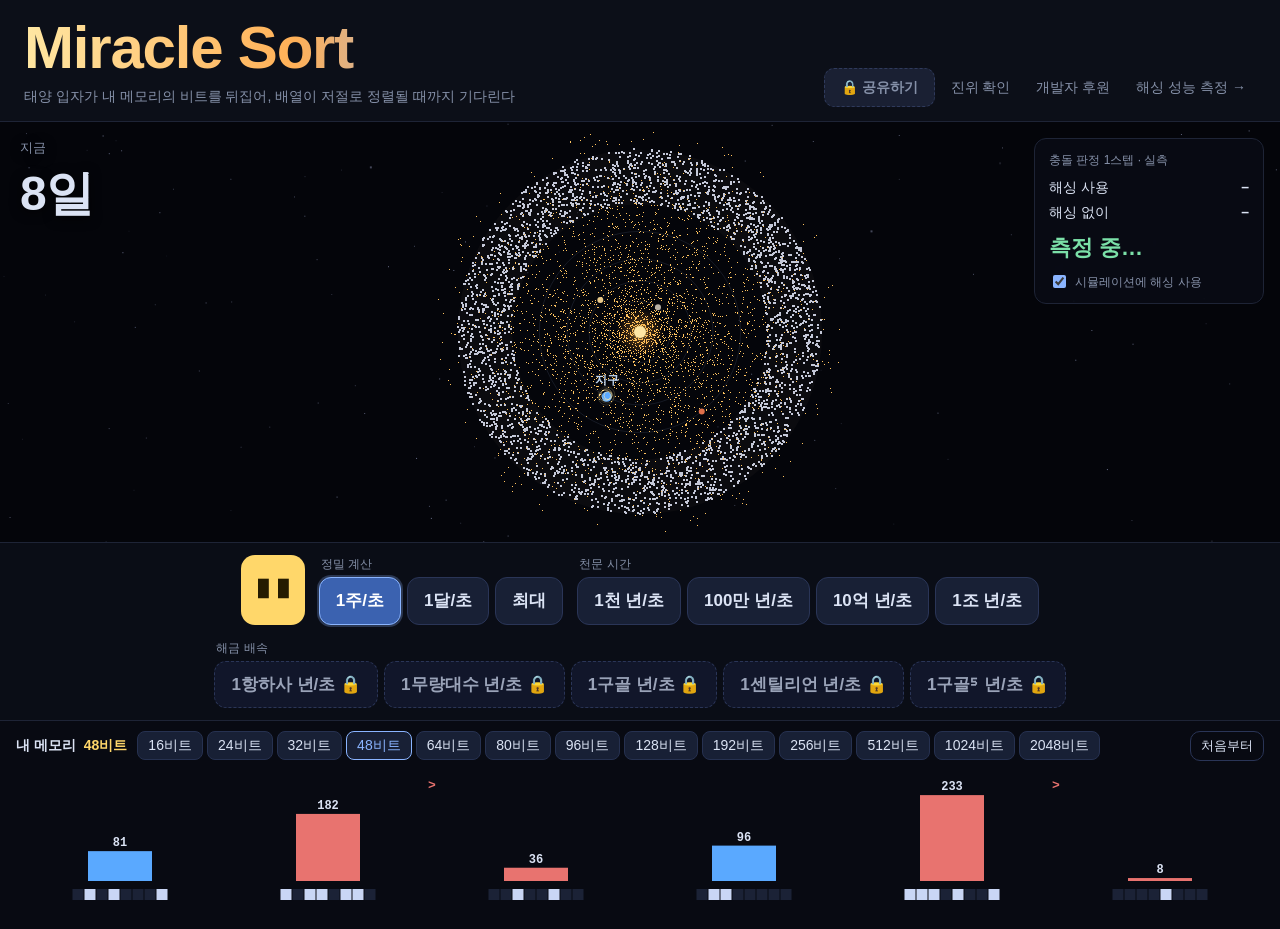
<file: index.html>
<!doctype html>
<html lang="ko">
<head>
  <meta charset="utf-8">
  <meta name="viewport" content="width=device-width, initial-scale=1">
  <title>Miracle Sort</title>
  <meta name="description" content="태양 입자가 메모리의 비트를 뒤집어 배열이 저절로 정렬되기를 기다리는 미라클 소트 시뮬레이션">
  <link rel="stylesheet" href="css/style.css">
  <link rel="icon" href="data:image/svg+xml,<svg xmlns='http://www.w3.org/2000/svg' viewBox='0 0 32 32'><circle cx='11' cy='16' r='7' fill='%23ffd76a'/><circle cx='26' cy='16' r='3.5' fill='%235aa9ff'/></svg>">
</head>
<body>
  <header class="topbar">
    <div>
      <h1 class="title">Miracle Sort</h1>
      <p class="tagline">태양 입자가 내 메모리의 비트를 뒤집어, 배열이 저절로 정렬될 때까지 기다린다</p>
    </div>
    <nav class="top-actions">
      <button type="button" class="share-btn" id="shareBtn">공유하기</button>
      <button type="button" class="navlink" id="verifyBtn">진위 확인</button>
      <button type="button" class="navlink" id="donateBtn">개발자 후원</button>
      <a class="navlink" href="bench.html">해싱 성능 측정 →</a>
    </nav>
  </header>

  <main class="stage">
    <section class="sky-wrap">
      <canvas id="sky" aria-label="태양계"></canvas>

      <div class="clock" aria-live="polite">
        <div class="clock-label">지금</div>
        <div class="clock-value" id="clock">0일</div>
      </div>

      <aside class="hash-card">
        <div class="hc-title">충돌 판정 1스텝 · 실측</div>
        <div class="hc-row"><span>해싱 사용</span><b id="tHash">–</b></div>
        <div class="hc-row"><span>해싱 없이</span><b id="tBrute">–</b></div>
        <div class="hc-x" id="tX">측정 중…</div>
        <label class="hc-switch"><input type="checkbox" id="useHash" checked> 시뮬레이션에 해싱 사용</label>
      </aside>

      <div class="miracle" id="miracle" hidden>
        <div class="miracle-title">기적!</div>
        <div class="miracle-sub" id="miracleSub"></div>
        <div class="miracle-btns">
          <button type="button" id="mShare">결과 공유</button>
          <button type="button" id="mContinue" class="ghost">계속 기다리기</button>
          <button type="button" id="mRestart" class="ghost">처음부터</button>
        </div>
      </div>
    </section>

    <div class="speed-strip">
      <div class="speedbar" role="toolbar" aria-label="배속">
        <button type="button" class="play" id="play" aria-label="일시정지">❚❚</button>
        <div class="speed-group">
          <span class="group-label">정밀 계산</span>
          <div class="group-btns" id="preciseBtns"></div>
        </div>
        <div class="speed-group">
          <span class="group-label">천문 시간</span>
          <div class="group-btns" id="astroBtns"></div>
        </div>
        <div class="speed-group">
          <span class="group-label">해금 배속</span>
          <div class="group-btns" id="unlockBtns"></div>
        </div>
      </div>
    </div>

    <section class="memory">
      <div class="mem-head">
        <span class="mem-title">내 메모리 <b id="memBits"></b></span>
        <div class="chips" id="nChips"></div>
        <button type="button" class="ghost small" id="restart">처음부터</button>
      </div>
      <canvas id="mem" aria-label="메모리 배열"></canvas>
    </section>
  </main>

  <div class="toast" id="toast" role="status" hidden></div>

  <dialog id="shareDialog" class="modal">
    <form method="dialog" class="modal-head">
      <h2>결과 카드</h2>
      <button value="close" aria-label="닫기">✕</button>
    </form>
    <canvas id="cardPreview" class="card-preview" aria-label="결과 카드 미리보기"></canvas>
    <div class="modal-btns">
      <button type="button" id="saveImg" class="primary">이미지 저장</button>
      <button type="button" id="shareNow">공유하기</button>
      <button type="button" id="copyLink">링크 복사</button>
    </div>
    <p class="modal-note" id="shareNote">비트 수가 클수록 등급이 올라가고 카드가 더 화려해진다.</p>
  </dialog>

  <dialog id="verifyDialog" class="modal">
    <form method="dialog" class="modal-head">
      <h2>정품 인증 확인</h2>
      <button value="close" aria-label="닫기">✕</button>
    </form>
    <form id="verifyForm" class="verify-form">
      <input id="verifyInput" type="text" autocomplete="off" autocapitalize="off" spellcheck="false" placeholder="인증 코드 (예: 2048-1a2b3c-1-9f8e7d6c)">
      <button type="submit" class="primary">확인</button>
    </form>
    <p class="verify-status" id="verifyStatus" aria-live="polite"></p>
    <div id="verifyResult" hidden>
      <canvas id="verifyCanvas" class="card-preview" aria-label="다시 계산한 진짜 결과 카드"></canvas>
      <div class="modal-btns">
        <button type="button" id="verifySave" class="primary">이미지 저장</button>
        <button type="button" id="verifyTry">나도 해보기</button>
      </div>
    </div>
  </dialog>

  <dialog id="donateDialog" class="modal donate">
    <form method="dialog" class="modal-head">
      <h2>개발자 후원</h2>
      <button value="close" aria-label="닫기">✕</button>
    </form>
    <p class="donate-sub" id="donateSub">더 빠른 배속은 후원으로 해금된다.</p>
    <div class="donate-box">카카오톡 : 이규웅 으로 송금하세요</div>
    <label class="unlock-field">해금 코드가 있다면
      <input id="unlockCode" type="text" autocomplete="off" autocapitalize="off" spellcheck="false" placeholder="해금 코드 입력">
    </label>
    <p class="unlock-msg" id="unlockMsg" aria-live="polite"></p>
    <form method="dialog" class="modal-btns"><button class="primary">닫기</button></form>
  </dialog>

  <script type="module" src="js/main.js"></script>
</body>
</html>
</file>
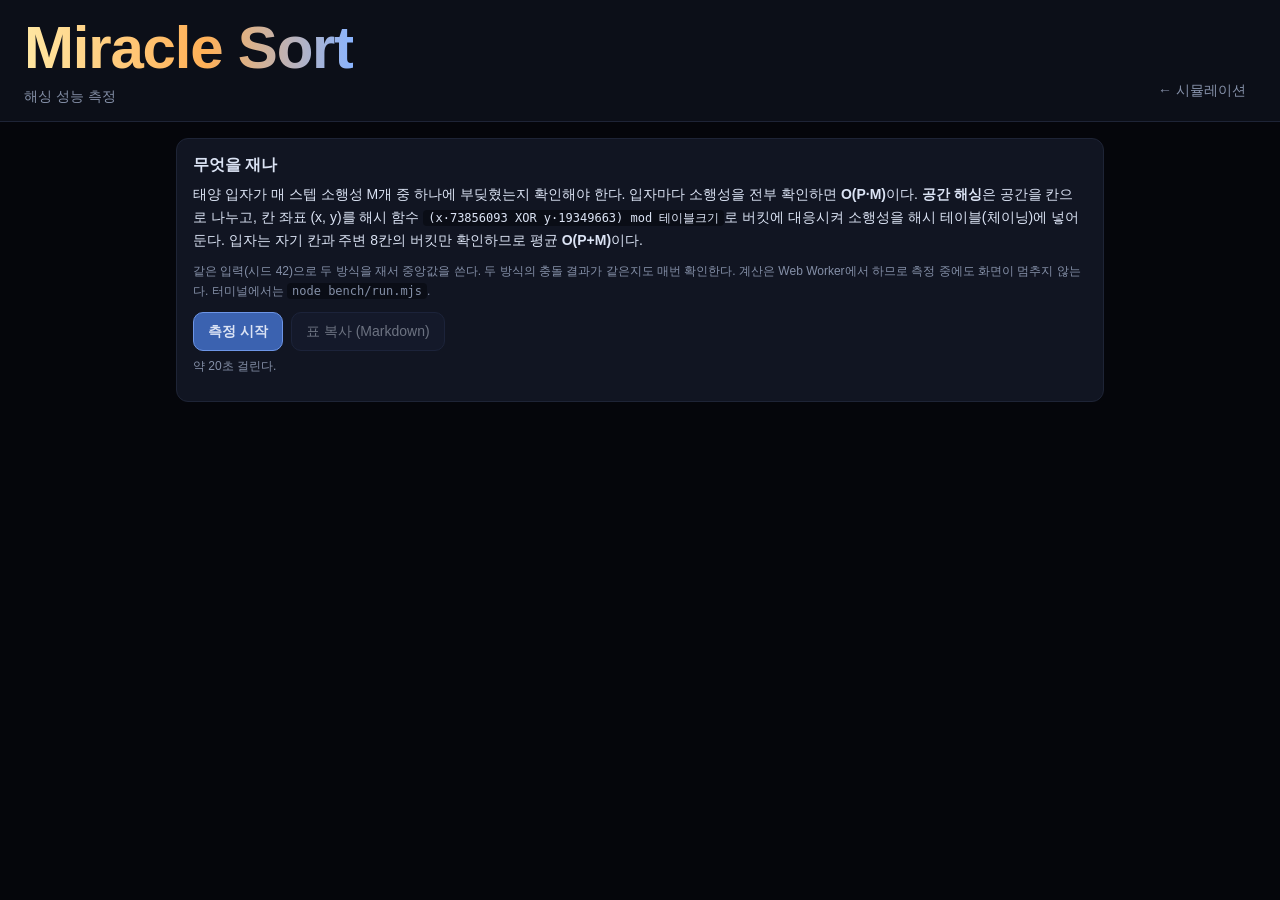
<file: bench.html>
<!doctype html>
<html lang="ko">
<head>
  <meta charset="utf-8">
  <meta name="viewport" content="width=device-width, initial-scale=1">
  <title>Miracle Sort Hashing</title>
  <meta name="description" content="공간 해싱으로 충돌 판정이 얼마나 빨라지는지 실측">
  <link rel="stylesheet" href="css/style.css">
  <link rel="stylesheet" href="css/bench.css">
  <link rel="icon" href="data:image/svg+xml,<svg xmlns='http://www.w3.org/2000/svg' viewBox='0 0 32 32'><circle cx='11' cy='16' r='7' fill='%23ffd76a'/><circle cx='26' cy='16' r='3.5' fill='%235aa9ff'/></svg>">
</head>
<body>
  <header class="topbar">
    <div>
      <h1 class="title">Miracle Sort</h1>
      <p class="tagline">해싱 성능 측정</p>
    </div>
    <a class="navlink" href="index.html">← 시뮬레이션</a>
  </header>

  <main class="bench-main">
    <section class="card">
      <h2>무엇을 재나</h2>
      <p>태양 입자가 매 스텝 소행성 M개 중 하나에 부딪혔는지 확인해야 한다. 입자마다 소행성을 전부 확인하면 <b>O(P·M)</b>이다.
        <b>공간 해싱</b>은 공간을 칸으로 나누고, 칸 좌표 (x, y)를 해시 함수 <code>(x·73856093 XOR y·19349663) mod 테이블크기</code>로
        버킷에 대응시켜 소행성을 해시 테이블(체이닝)에 넣어 둔다. 입자는 자기 칸과 주변 8칸의 버킷만 확인하므로 평균 <b>O(P+M)</b>이다.</p>
      <p class="dim small">같은 입력(시드 42)으로 두 방식을 재서 중앙값을 쓴다. 두 방식의 충돌 결과가 같은지도 매번 확인한다. 계산은 Web Worker에서 하므로 측정 중에도 화면이 멈추지 않는다. 터미널에서는 <code>node bench/run.mjs</code>.</p>
      <div class="btns">
        <button id="runBtn" type="button" class="primary">측정 시작</button>
        <button id="mdBtn" type="button" disabled>표 복사 (Markdown)</button>
      </div>
      <div class="progress" hidden id="progressWrap"><div id="progressBar"></div></div>
      <p class="small dim" id="status">약 20초 걸린다.</p>
    </section>

    <section class="card" id="throughputCard" hidden>
      <h2>시뮬레이션이 1초 동안 계산하는 우주 시간</h2>
      <p class="dim small">실제 시뮬레이션(소행성 3,000개, 입자 약 4,000개)을 정밀 계산으로 돌렸을 때</p>
      <div class="tp" id="throughput"></div>
    </section>

    <section class="card" id="collisionCard" hidden>
      <h2>충돌 판정 1스텝 — 규모를 키우며</h2>
      <p class="dim small">소행성 M개, 입자 P = 10·M개. 해싱은 해시 테이블을 짓는 시간까지 포함. 로그 눈금에서 전수 검사는 기울기 2(크기 2배 → 4배 느림), 해싱은 기울기 1에 가깝다.
        소행성대의 넓이는 그대로라 M이 커지면 칸 하나에 든 소행성도 늘어나서, 해싱도 완전한 직선보다는 조금 더 가파르다.</p>
      <div class="legend" id="legend"></div>
      <div class="chart" id="chart"></div>
      <div class="table-wrap" id="table"></div>
    </section>
  </main>

  <div class="tooltip" id="tooltip" hidden></div>
  <script type="module" src="js/bench/bench-page.js"></script>
</body>
</html>
</file>
<file: css/style.css>
:root {
  --bg: #05060b;
  --panel: #0c0f18;
  --line: #1e2436;
  --text: #dbe3f4;
  --dim: #8590a8;
  --accent: #8ab4ff;
  --gold: #ffd76a;
  color-scheme: dark;
}

* { box-sizing: border-box; }
html, body { margin: 0; min-height: 100%; }
body {
  background: var(--bg);
  color: var(--text);
  font: 14px/1.5 -apple-system, BlinkMacSystemFont, "Apple SD Gothic Neo", "Pretendard", "Noto Sans KR", "Segoe UI", sans-serif;
  display: flex;
  flex-direction: column;
  min-height: 100vh;
}
button { font: inherit; color: inherit; }

/* ── 제목 ── */
.topbar {
  display: flex; align-items: flex-end; justify-content: space-between; gap: 16px; flex-wrap: wrap;
  padding: 18px 24px 14px; border-bottom: 1px solid var(--line); background: var(--panel);
}
.title {
  margin: 0; font-size: clamp(36px, 6vw, 60px); line-height: 1; font-weight: 800; letter-spacing: -0.02em;
  background: linear-gradient(90deg, #ffe7a3, #ffb057 55%, #8ab4ff);
  -webkit-background-clip: text; background-clip: text; color: transparent;
}
.tagline { margin: 8px 0 0; color: var(--dim); font-size: 14px; }
.top-actions { display: flex; align-items: center; gap: 6px; flex-wrap: wrap; }
.navlink { color: var(--dim); text-decoration: none; padding: 6px 10px; border-radius: 8px; background: none; border: 0; cursor: pointer; font-size: 14px; }
.share-btn {
  background: linear-gradient(90deg, #ffe7a3, #ffb057); color: #241b00; border: 0; border-radius: 10px;
  padding: 8px 16px; font-weight: 800; cursor: pointer; box-shadow: 0 0 18px rgba(255,190,90,.35);
}
.share-btn:hover { filter: brightness(1.08); }
.share-btn.locked { background: #1a2033; color: var(--dim); box-shadow: none; border: 1px dashed #2f3a5c; }
.share-btn.locked::before { content: "🔒 "; }
.toast {
  position: fixed; left: 50%; top: 92px; transform: translateX(-50%); z-index: 20;
  background: #1a2033; border: 1px solid #2f3a5c; color: var(--text); padding: 10px 16px; border-radius: 12px;
  box-shadow: 0 8px 24px rgba(0,0,0,.5); font-size: 14px; max-width: calc(100vw - 32px); text-align: center;
}
.toast[hidden] { display: none; }
.navlink:hover { color: var(--text); background: #161b2b; }

/* ── 화면 ── */
.stage { flex: 1; display: flex; flex-direction: column; min-height: 0; }
.sky-wrap { position: relative; flex: 1; min-height: 420px; }
#sky { position: absolute; inset: 0; width: 100%; height: 100%; display: block; cursor: grab; touch-action: none; }
#sky.dragging { cursor: grabbing; }

/* 지금 몇 년 */
.clock { position: absolute; top: 16px; left: 20px; pointer-events: none; text-shadow: 0 2px 12px rgba(0,0,0,.8); }
.clock-label { font-size: 13px; color: var(--dim); }
.clock-value { font-size: clamp(28px, 4.5vw, 48px); font-weight: 750; font-variant-numeric: tabular-nums; letter-spacing: -0.01em; }

/* 해싱 실측 */
.hash-card {
  position: absolute; top: 16px; right: 16px; width: 230px; padding: 12px 14px; border-radius: 12px;
  background: rgba(10, 13, 22, .82); border: 1px solid var(--line); backdrop-filter: blur(6px);
  font-variant-numeric: tabular-nums;
}
.hc-title { font-size: 12px; color: var(--dim); margin-bottom: 6px; }
.hc-row { display: flex; justify-content: space-between; font-size: 14px; padding: 2px 0; }
.hc-row b { font-weight: 650; }
.hc-x { margin: 6px 0 8px; font-size: 22px; font-weight: 800; color: #7be0a8; }
.hc-switch { display: flex; align-items: center; gap: 6px; font-size: 12px; color: var(--dim); cursor: pointer; }
.hc-switch input { accent-color: var(--accent); }

/* 배속 */
.speed-strip { border-top: 1px solid var(--line); background: #0a0d16; padding: 12px 16px; }
.speedbar { display: flex; align-items: stretch; justify-content: center; gap: 14px; flex-wrap: wrap; }
.play {
  width: 64px; min-height: 64px; border-radius: 14px; border: 0; background: var(--gold); color: #241b00;
  font-size: 20px; font-weight: 800; cursor: pointer;
}
.speed-group { display: flex; flex-direction: column; gap: 4px; }
.group-label { font-size: 12px; color: var(--dim); padding-left: 2px; }
.group-btns { display: flex; gap: 6px; flex-wrap: wrap; }
.group-btns button {
  background: #182035; border: 1px solid #2a3557; border-radius: 12px; padding: 10px 16px;
  font-size: 17px; font-weight: 700; cursor: pointer; white-space: nowrap;
}
.group-btns button:hover { background: #22305a; }
.group-btns button.on { background: #3b62b0; border-color: #8ab4ff; color: #fff; box-shadow: 0 0 0 2px rgba(138,180,255,.25); }
.group-btns button.locked { color: #9aa3b8; border-style: dashed; background: #11162a; }
.group-btns button.locked:hover { color: var(--gold); border-color: var(--gold); }
.group-btns button.limit { background: linear-gradient(90deg, #3a2a05, #5a3a08); border-color: var(--gold); color: var(--gold); }
.group-btns button.limit.on { background: linear-gradient(90deg, #ffe7a3, #ffb057); color: #241b00; }

/* 기적 */
.miracle {
  position: absolute; left: 50%; top: 45%; transform: translate(-50%, -50%);
  text-align: center; padding: 24px 32px; border-radius: 16px; max-width: calc(100% - 32px);
  background: rgba(20, 16, 4, .9); border: 1px solid rgba(255, 215, 106, .55);
  box-shadow: 0 0 80px rgba(255, 215, 106, .25); animation: pop .5s cubic-bezier(.2, 1.4, .4, 1);
}
.miracle[hidden] { display: none; }
.miracle-title { font-size: 40px; font-weight: 850; color: var(--gold); }
.miracle-sub { margin: 6px 0 16px; color: #f3e6bf; font-size: 16px; }
.miracle-btns { display: flex; gap: 8px; justify-content: center; }
.miracle-btns button { background: var(--gold); color: #241b00; border: 0; border-radius: 10px; padding: 8px 16px; font-weight: 700; cursor: pointer; }
@keyframes pop { from { transform: translate(-50%, -50%) scale(.6); opacity: 0; } }

button.ghost { background: transparent !important; color: var(--text) !important; border: 1px solid #2a3557 !important; border-radius: 10px; cursor: pointer; }
button.small { padding: 4px 10px; font-size: 13px; }

/* 메모리 */
.memory { border-top: 1px solid var(--line); background: #080a12; padding: 10px 16px 12px; }
.mem-head { display: flex; align-items: center; gap: 10px; flex-wrap: wrap; margin-bottom: 6px; }
.mem-title { font-weight: 650; }
.mem-title b { color: var(--gold); margin-left: 4px; }
.chips { display: flex; gap: 4px; }
.chips button { background: #182035; border: 1px solid #263150; border-radius: 8px; padding: 3px 10px; cursor: pointer; font-variant-numeric: tabular-nums; }
.chips button.on { border-color: var(--accent); color: var(--accent); }
#restart { margin-left: auto; }
#mem { width: 100%; height: 150px; display: block; }

/* 공유·후원 창 */
.modal {
  background: #0c0f18; color: var(--text); border: 1px solid #2a3350; border-radius: 16px;
  padding: 16px 18px 18px; width: min(440px, calc(100vw - 32px)); max-height: calc(100vh - 32px);
}
.modal::backdrop { background: rgba(0,0,0,.65); }
.modal-head { display: flex; justify-content: space-between; align-items: center; margin: 0 0 10px; }
.modal-head h2 { margin: 0; font-size: 18px; }
.modal-head button { background: none; border: 0; color: var(--dim); font-size: 20px; cursor: pointer; }
.card-preview { display: block; width: 100%; height: auto; aspect-ratio: 4 / 5; border-radius: 12px; background: #03040a; }
.modal-btns { display: flex; gap: 8px; margin-top: 12px; flex-wrap: wrap; }
.modal-btns button { flex: 1; min-width: 110px; background: #182035; border: 1px solid #2a3557; border-radius: 10px; padding: 10px 12px; font-weight: 700; cursor: pointer; }
.modal-btns button.primary { background: linear-gradient(90deg, #ffe7a3, #ffb057); color: #241b00; border: 0; }
.verify-form { display: flex; gap: 8px; }
.verify-form input {
  flex: 1; min-width: 0; background: #070910; color: var(--text); border: 1px solid #2a3557; border-radius: 10px;
  padding: 10px 12px; font: 14px ui-monospace, Menlo, monospace;
}
.verify-form button { background: linear-gradient(90deg, #ffe7a3, #ffb057); color: #241b00; border: 0; border-radius: 10px; padding: 0 16px; font-weight: 800; cursor: pointer; }
.verify-status { margin: 12px 0; font-size: 14px; line-height: 1.6; color: var(--dim); }
.verify-status.good { color: #7be0a8; font-weight: 650; }
.verify-status.bad { color: #ff8f8a; font-weight: 650; }
.modal-note { margin: 10px 0 0; font-size: 12px; color: var(--dim); text-align: center; }
.donate-sub { margin: 0 0 12px; color: var(--dim); }
.unlock-field { display: flex; flex-direction: column; gap: 6px; margin-top: 14px; font-size: 12px; color: var(--dim); }
.unlock-field input {
  background: #070910; color: var(--text); border: 1px solid #2a3557; border-radius: 10px; padding: 10px 12px; font: inherit; font-size: 15px;
}
.unlock-msg { margin: 6px 0 0; font-size: 12px; color: #e8736f; min-height: 1em; }
.donate-box {
  text-align: center; font-size: 22px; font-weight: 800; padding: 22px 14px; border-radius: 12px;
  background: #fee500; color: #191919; box-shadow: 0 0 30px rgba(254,229,0,.25);
}

@media (max-width: 760px) {
  .topbar { padding: 14px 16px 10px; }
  .hash-card { width: 180px; padding: 8px 10px; top: 10px; right: 10px; }
  .hc-row { font-size: 12px; }
  .hc-x { font-size: 17px; margin: 2px 0 4px; }
  .clock { left: 16px; top: 10px; }
  .sky-wrap { min-height: 380px; }
  .speed-strip { padding: 10px 16px; }
  .speedbar { gap: 8px; }
  .group-btns button { padding: 8px 10px; font-size: 14px; }
  .play { width: 52px; min-height: 52px; }
}
</file>
<file: css/bench.css>
/* 해싱 벤치마크 페이지 */
.bench-main { max-width: 960px; width: 100%; margin: 0 auto; padding: 16px; display: flex; flex-direction: column; gap: 14px; }
.card { background: #111522; border: 1px solid var(--line); border-radius: 12px; padding: 14px 16px; }
.card h2 { margin: 0 0 6px; font-size: 16px; }
.card p { margin: 6px 0 10px; line-height: 1.65; }
.small { font-size: 12px; }
.dim { color: var(--dim); }
code { font-family: ui-monospace, Menlo, monospace; font-size: 12px; background: #0a0d16; padding: 1px 5px; border-radius: 4px; }
.btns { display: flex; gap: 8px; flex-wrap: wrap; }
.btns button { background: #182035; border: 1px solid #2a3557; border-radius: 10px; padding: 8px 14px; cursor: pointer; }
.btns button.primary { background: #3b62b0; border-color: #6d95e6; font-weight: 650; }
.btns button:disabled { opacity: .45; cursor: not-allowed; }
.progress { height: 6px; border-radius: 3px; background: #1a2033; overflow: hidden; margin-top: 10px; }
#progressBar { height: 100%; width: 0; background: var(--accent); transition: width .2s; }

.tp { display: grid; grid-template-columns: repeat(auto-fit, minmax(220px, 1fr)); gap: 10px; }
.tp-item { background: #0a0d16; border: 1px solid var(--line); border-radius: 10px; padding: 12px 14px; }
.tp-item .k { font-size: 12px; color: var(--dim); display: flex; align-items: center; gap: 6px; }
.tp-item .v { font-size: 30px; font-weight: 800; font-variant-numeric: tabular-nums; margin-top: 2px; }
.tp-item .s { font-size: 12px; color: var(--dim); }
.tp-x { display: flex; flex-direction: column; justify-content: center; align-items: center; color: #7be0a8; font-size: 34px; font-weight: 850; }
.tp-x span { font-size: 12px; color: var(--dim); font-weight: 400; }
.sw { display: inline-block; width: 10px; height: 10px; border-radius: 2px; }

.legend { display: flex; flex-wrap: wrap; gap: 4px 14px; font-size: 12px; margin: 4px 0; }
.legend i { display: inline-block; width: 14px; height: 0; border-top: 2px solid; margin-right: 6px; vertical-align: middle; }
.legend i.dash { border-top-style: dashed; }
.chart svg { display: block; width: 100%; height: auto; overflow: visible; }
.chart text { fill: var(--dim); font-size: 11px; font-family: -apple-system, "Apple SD Gothic Neo", sans-serif; }
.chart .grid line { stroke: #1e2436; }
.chart .series-label { fill: var(--text); }
.chart .cross { stroke: #5a6480; }
.table-wrap { overflow-x: auto; margin-top: 10px; }
table { border-collapse: collapse; width: 100%; font-size: 13px; font-variant-numeric: tabular-nums; }
th, td { padding: 6px 10px; border-bottom: 1px solid var(--line); text-align: right; white-space: nowrap; }
th { color: var(--dim); font-weight: 600; font-size: 12px; }
td.x { color: #7be0a8; font-weight: 650; }
.tooltip {
  position: fixed; z-index: 10; pointer-events: none; background: #0b0e17; border: 1px solid #2a3350;
  border-radius: 8px; padding: 8px 10px; font-size: 12px; font-variant-numeric: tabular-nums; box-shadow: 0 6px 20px rgba(0,0,0,.4);
}
.tooltip .r { display: flex; justify-content: space-between; gap: 12px; align-items: center; }
.tooltip .h { color: var(--dim); margin-bottom: 4px; }
.tooltip i { display: inline-block; width: 8px; height: 8px; border-radius: 2px; margin-right: 6px; }
</file>
